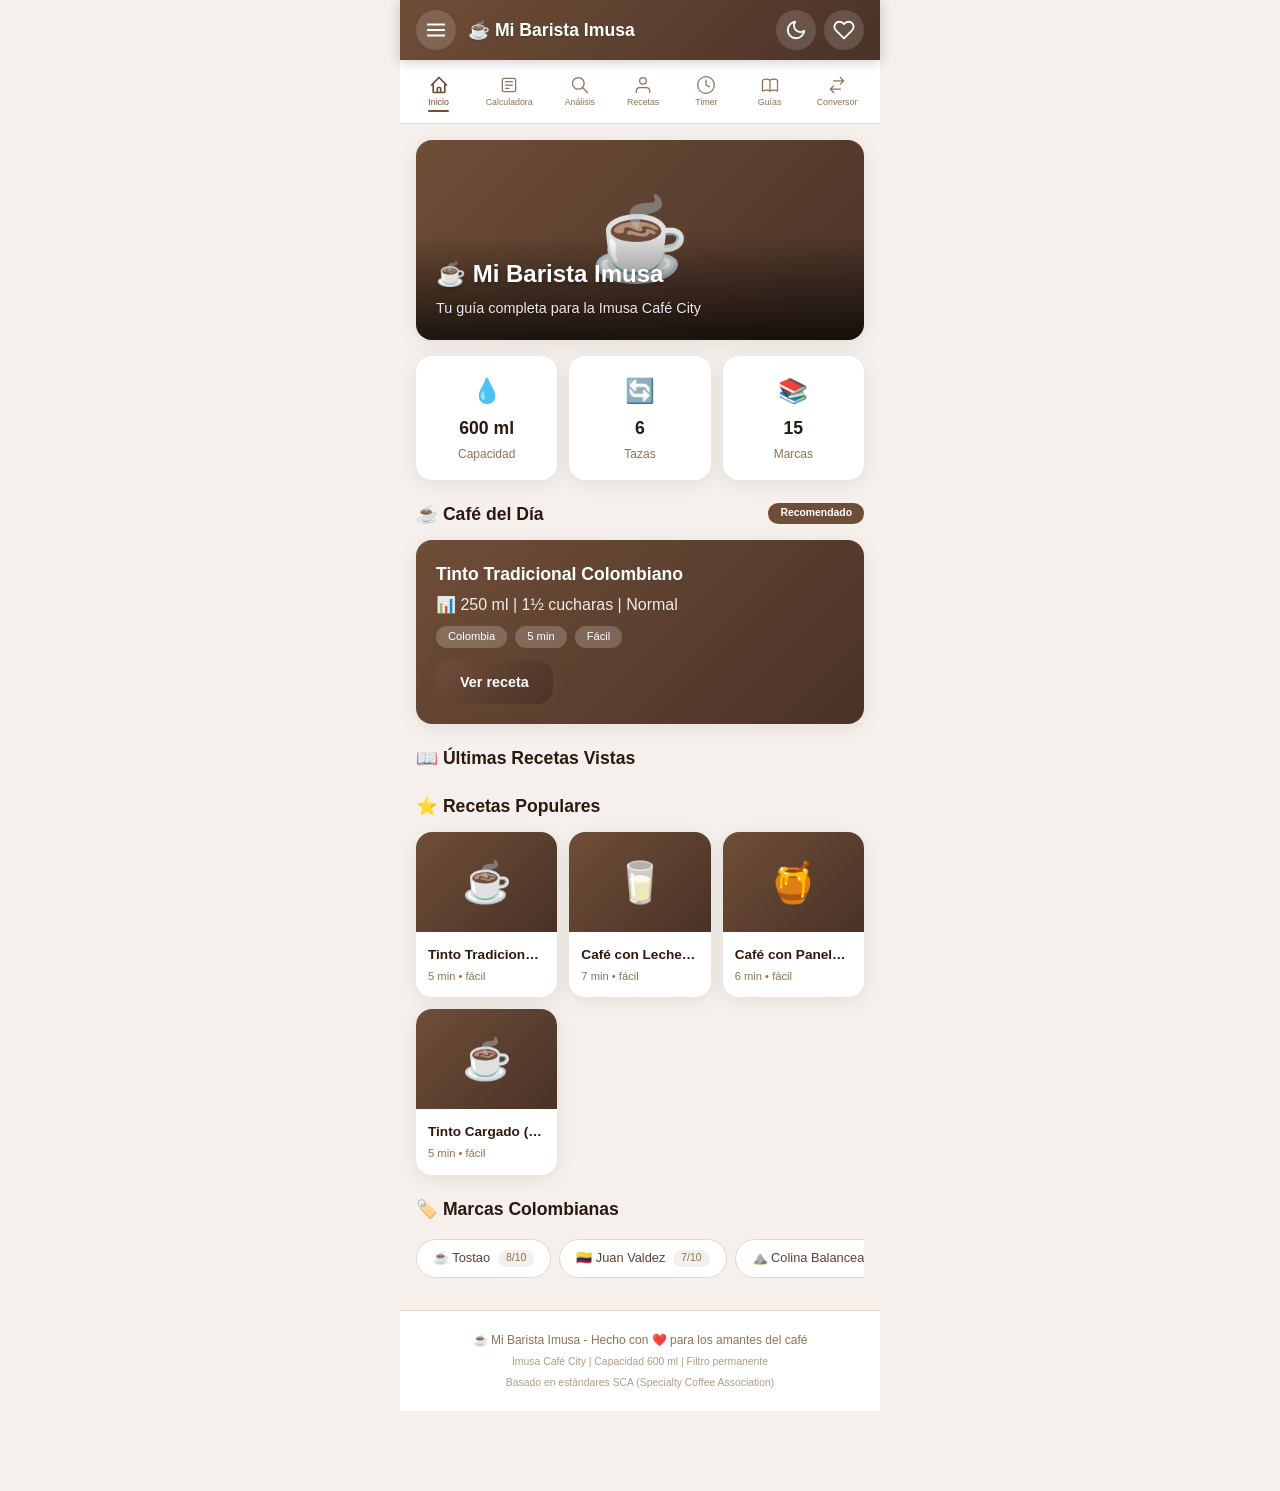
<file: index.html>
<!DOCTYPE html>
<html lang="es">
<head>
    <meta charset="UTF-8">
    <meta name="viewport" content="width=device-width, initial-scale=1.0, maximum-scale=1.0, user-scalable=yes">
    <title>☕ Mi Barista Imusa - Calculadora y Recetas</title>
    <meta name="description" content="La guía completa para tu cafetera Imusa Café City: calculadora inteligente, análisis de preparación, recetas y mucho más.">
    <meta name="keywords" content="café, imusa, café city, recetas, calculadora, barista, colombiano">
    <meta name="author" content="Mi Barista Imusa">
    <meta name="robots" content="index, follow">

    <!-- Open Graph -->
    <meta property="og:title" content="☕ Mi Barista Imusa">
    <meta property="og:description" content="La guía completa para tu cafetera Imusa Café City">
    <meta property="og:type" content="website">
    <meta property="og:url" content="https://tugithub.io/mi-barista-imusa">
    <meta property="og:image" content="https://tugithub.io/mi-barista-imusa/assets/img/og-image.jpg">
    <meta property="og:site_name" content="Mi Barista Imusa">

    <!-- Twitter Cards -->
    <meta name="twitter:card" content="summary_large_image">
    <meta name="twitter:title" content="☕ Mi Barista Imusa">
    <meta name="twitter:description" content="La guía completa para tu cafetera Imusa Café City">
    <meta name="twitter:image" content="https://tugithub.io/mi-barista-imusa/assets/img/og-image.jpg">

    <!-- PWA -->
    <link rel="manifest" href="manifest.json">
    <meta name="theme-color" content="#6F4E37">
    <meta name="apple-mobile-web-app-capable" content="yes">
    <meta name="apple-mobile-web-app-status-bar-style" content="black-translucent">
    <link rel="apple-touch-icon" href="assets/icons/icon-192.png">

    <!-- CSS -->
    <link rel="stylesheet" href="css/style.css">
</head>
<body>
    <div id="app" role="application" aria-label="Mi Barista Imusa">

        <!-- HEADER -->
        <header role="banner" class="app-header">
            <div class="header-content">
                <div class="header-left">
                    <button id="menuToggle" class="icon-btn" aria-label="Abrir menú" aria-expanded="false">
                        <svg width="24" height="24" viewBox="0 0 24 24" fill="none" stroke="currentColor" stroke-width="2" stroke-linecap="round">
                            <line x1="3" y1="6" x2="21" y2="6"></line>
                            <line x1="3" y1="12" x2="21" y2="12"></line>
                            <line x1="3" y1="18" x2="21" y2="18"></line>
                        </svg>
                    </button>
                    <span class="app-title">☕ Mi Barista Imusa</span>
                </div>
                <div class="header-right">
                    <button id="themeToggle" class="icon-btn" aria-label="Cambiar tema">
                        <svg width="24" height="24" viewBox="0 0 24 24" fill="none" stroke="currentColor" stroke-width="2" stroke-linecap="round" stroke-linejoin="round">
                            <path d="M21 12.79A9 9 0 1 1 11.21 3 7 7 0 0 0 21 12.79z"></path>
                        </svg>
                    </button>
                    <button id="favoritesBtn" class="icon-btn" aria-label="Favoritos">
                        <svg width="24" height="24" viewBox="0 0 24 24" fill="none" stroke="currentColor" stroke-width="2" stroke-linecap="round" stroke-linejoin="round">
                            <path d="M20.84 4.61a5.5 5.5 0 0 0-7.78 0L12 5.67l-1.06-1.06a5.5 5.5 0 0 0-7.78 7.78l1.06 1.06L12 21.23l7.78-7.78 1.06-1.06a5.5 5.5 0 0 0 0-7.78z"></path>
                        </svg>
                    </button>
                </div>
            </div>
        </header>

        <!-- NAVEGACIÓN -->
        <nav class="main-nav" role="navigation" aria-label="Navegación principal">
            <div class="nav-scroll">
                <button class="nav-item active" data-section="home">
                    <svg width="20" height="20" viewBox="0 0 24 24" fill="none" stroke="currentColor" stroke-width="2" stroke-linecap="round" stroke-linejoin="round">
                        <path d="M3 12l2-2m0 0l7-7 7 7M5 10v10a1 1 0 001 1h3m10-11l2 2m-2-2v10a1 1 0 01-1 1h-3m-6 0a1 1 0 001-1v-4a1 1 0 011-1h2a1 1 0 011 1v4a1 1 0 001 1m-6 0h6"></path>
                    </svg>
                    <span>Inicio</span>
                </button>
                <button class="nav-item" data-section="calculator">
                    <svg width="20" height="20" viewBox="0 0 24 24" fill="none" stroke="currentColor" stroke-width="2" stroke-linecap="round" stroke-linejoin="round">
                        <rect x="4" y="4" width="16" height="16" rx="2"></rect>
                        <line x1="8" y1="8" x2="16" y2="8"></line>
                        <line x1="8" y1="12" x2="16" y2="12"></line>
                        <line x1="8" y1="16" x2="12" y2="16"></line>
                    </svg>
                    <span>Calculadora</span>
                </button>
                <button class="nav-item" data-section="analysis">
                    <svg width="20" height="20" viewBox="0 0 24 24" fill="none" stroke="currentColor" stroke-width="2" stroke-linecap="round" stroke-linejoin="round">
                        <path d="M21 21l-6-6m2-5a7 7 0 11-14 0 7 7 0 0114 0z"></path>
                    </svg>
                    <span>Análisis</span>
                </button>
                <button class="nav-item" data-section="recipes">
                    <svg width="20" height="20" viewBox="0 0 24 24" fill="none" stroke="currentColor" stroke-width="2" stroke-linecap="round" stroke-linejoin="round">
                        <path d="M20 21v-2a4 4 0 0 0-4-4H8a4 4 0 0 0-4 4v2"></path>
                        <circle cx="12" cy="7" r="4"></circle>
                    </svg>
                    <span>Recetas</span>
                </button>
                <button class="nav-item" data-section="timer">
                    <svg width="20" height="20" viewBox="0 0 24 24" fill="none" stroke="currentColor" stroke-width="2" stroke-linecap="round" stroke-linejoin="round">
                        <circle cx="12" cy="12" r="10"></circle>
                        <polyline points="12 6 12 12 16 14"></polyline>
                    </svg>
                    <span>Timer</span>
                </button>
                <button class="nav-item" data-section="guides">
                    <svg width="20" height="20" viewBox="0 0 24 24" fill="none" stroke="currentColor" stroke-width="2" stroke-linecap="round" stroke-linejoin="round">
                        <path d="M12 6.253v13m0-13C10.832 5.477 9.246 5 7.5 5S4.168 5.477 3 6.253v13C4.168 18.477 5.754 18 7.5 18s3.332.477 4.5 1.253m0-13C13.168 5.477 14.754 5 16.5 5c1.747 0 3.332.477 4.5 1.253v13C19.832 18.477 18.247 18 16.5 18c-1.746 0-3.332.477-4.5 1.253"></path>
                    </svg>
                    <span>Guías</span>
                </button>
                <button class="nav-item" data-section="converter">
                    <svg width="20" height="20" viewBox="0 0 24 24" fill="none" stroke="currentColor" stroke-width="2" stroke-linecap="round" stroke-linejoin="round">
                        <path d="M8 7h12m0 0l-4-4m4 4l-4 4m0 6H4m0 0l4 4m-4-4l4-4"></path>
                    </svg>
                    <span>Conversor</span>
                </button>
            </div>
        </nav>

        <!-- MAIN CONTENT -->
        <main class="main-content" role="main">

            <!-- ========== HOME ========== -->
            <section id="home" class="section active" role="tabpanel" aria-label="Inicio">
                <div class="home-container">
                    <div class="hero-card">
                        <div class="hero-image">
                            <div style="width:100%;height:100%;display:flex;align-items:center;justify-content:center;font-size:80px;background:linear-gradient(135deg,#6F4E37,#4A3228);">☕</div>
                            <div class="hero-overlay">
                                <h1>☕ Mi Barista Imusa</h1>
                                <p>Tu guía completa para la Imusa Café City</p>
                            </div>
                        </div>
                    </div>

                    <div class="quick-stats">
                        <div class="stat-card"><span class="stat-icon">💧</span><span class="stat-value">600 ml</span><span class="stat-label">Capacidad</span></div>
                        <div class="stat-card"><span class="stat-icon">🔄</span><span class="stat-value">6</span><span class="stat-label">Tazas</span></div>
                        <div class="stat-card"><span class="stat-icon">📚</span><span class="stat-value">15</span><span class="stat-label">Marcas</span></div>
                    </div>

                    <div class="section-header"><h2>☕ Café del Día</h2><span class="badge">Recomendado</span></div>
                    <div class="coffee-day-card">
                        <div class="coffee-day-content">
                            <h3>Tinto Tradicional Colombiano</h3>
                            <p>📊 250 ml | 1½ cucharas | Normal</p>
                            <div class="coffee-day-tags">
                                <span class="tag">Colombia</span>
                                <span class="tag">5 min</span>
                                <span class="tag">Fácil</span>
                            </div>
                            <button class="btn-primary" onclick="window.navigateTo('recipes')">Ver receta</button>
                        </div>
                    </div>

                    <div class="section-header"><h2>📖 Últimas Recetas Vistas</h2></div>
                    <div class="recipe-list" id="recentRecipes"></div>

                    <div class="section-header"><h2>⭐ Recetas Populares</h2></div>
                    <div class="recipe-grid" id="popularRecipes"></div>

                    <div class="section-header"><h2>🏷️ Marcas Colombianas</h2></div>
                    <div class="brands-scroll" id="brandsList"></div>
                </div>
            </section>

            <!-- ========== CALCULADORA ========== -->
            <section id="calculator" class="section" role="tabpanel" aria-label="Calculadora">
                <div class="calculator-container">
                    <h2>🧮 Calculadora Inteligente</h2>
                    <p class="section-description">Basada en estándares SCA. Relación: 60g café / 1L agua (1:16.67)</p>

                    <div class="form-group">
                        <label for="mainBrand">☕ Marca de café</label>
                        <select id="mainBrand">
                            <option value="tostao">Tostao</option>
                            <option value="juan-valdez">Juan Valdez</option>
                            <option value="colina-balanceado">Colina Balanceado</option>
                            <option value="sello-rojo">Sello Rojo</option>
                            <option value="buendia-instant">Buendía Instantáneo</option>
                            <option value="nescafe">Nescafé</option>
                            <option value="colcafe">Colcafé</option>
                            <option value="aguila-roja">Águila Roja</option>
                            <option value="oma">Oma</option>
                            <option value="matiz">Matiz</option>
                            <option value="san-alberto">San Alberto</option>
                            <option value="devocion">Devoción</option>
                            <option value="amor-perfecto">Amor Perfecto</option>
                            <option value="cafe-quindio">Café Quindío</option>
                            <option value="cafe-narino">Café Nariño</option>
                        </select>
                        <span id="brandDisplay" style="font-size:0.8rem;color:var(--text-muted);display:block;margin-top:4px;">☕ Tostao</span>
                    </div>

                    <div class="form-group">
                        <label for="waterAmount">💧 Cantidad de agua (ml)</label>
                        <div class="water-presets" id="waterPresets">
                            <button class="preset-btn" data-value="100">100</button>
                            <button class="preset-btn" data-value="150">150</button>
                            <button class="preset-btn" data-value="180">180</button>
                            <button class="preset-btn" data-value="200">200</button>
                            <button class="preset-btn active" data-value="250">250</button>
                            <button class="preset-btn" data-value="300">300</button>
                            <button class="preset-btn" data-value="350">350</button>
                            <button class="preset-btn" data-value="380">380</button>
                            <button class="preset-btn" data-value="400">400</button>
                            <button class="preset-btn" data-value="450">450</button>
                            <button class="preset-btn" data-value="500">500</button>
                            <button class="preset-btn" data-value="550">550</button>
                            <button class="preset-btn" data-value="600">600</button>
                        </div>
                        <input type="range" id="waterSlider" min="100" max="600" value="250" step="10">
                        <div class="range-labels">
                            <span>100 ml</span>
                            <span id="waterDisplay">250 ml</span>
                            <span>600 ml</span>
                        </div>
                    </div>

                    <div class="form-group">
                        <label>☕ Intensidad</label>
                        <div class="strength-selector">
                            <button class="strength-btn" data-value="suave">Suave</button>
                            <button class="strength-btn active" data-value="normal">Normal</button>
                            <button class="strength-btn" data-value="fuerte">Fuerte</button>
                        </div>
                        <div id="strengthDescription" class="strength-description">Balanceada. Recomendación general para cafeteras de goteo.</div>
                    </div>

                    <div id="dynamicTip" class="dynamic-tip">💡 Volumen ideal para una taza grande. Buen equilibrio de sabor.</div>

                    <div class="calculator-results">
                        <div class="result-card"><span class="result-label">☕ Café</span><span class="result-value" id="coffeeSpoons">1½ cucharas</span><span class="result-sub" id="coffeeGrams">(10.5g aprox.)</span></div>
                        <div class="result-card"><span class="result-label">⚡ Cafeína</span><span class="result-value" id="caffeineAmount">~84 mg</span><span class="result-sub">Estimado</span></div>
                        <div class="result-card"><span class="result-label">🍯 Azúcar</span><span class="result-value" id="sugarAmount">1.25 cucharaditas</span><span class="result-sub">Recomendado</span></div>
                        <div class="result-card"><span class="result-label">⏱️ Tiempo</span><span class="result-value" id="brewTime">~4 min</span><span class="result-sub">Extracción</span></div>
                    </div>

                    <div class="custom-calculator">
                        <h3>📝 Calculadora Personalizada</h3>
                        <p class="section-description">Ingresa cualquier cantidad de agua (100-600 ml)</p>
                        <div class="custom-input-group">
                            <input type="number" id="customWater" placeholder="Ingresa ml (100-600)" min="100" max="600">
                            <button id="calculateCustom" class="btn-primary">Calcular</button>
                        </div>
                        <div id="customResult" class="custom-result"><p>Esperando entrada...</p></div>
                    </div>

                    <div class="instant-calculator">
                        <h3>☕ Café Instantáneo</h3>
                        <p class="section-description">Selecciona tu marca favorita</p>
                        <div class="form-group">
                            <label for="instantBrand">Marca</label>
                            <select id="instantBrand">
                                <option value="nescafe">Nescafé</option>
                                <option value="juan-valdez">Juan Valdez</option>
                                <option value="colcafe">Colcafé</option>
                                <option value="buendia-instant">Buendía</option>
                                <option value="aguila-roja">Águila Roja</option>
                                <option value="sello-rojo">Sello Rojo</option>
                            </select>
                        </div>
                        <div class="form-group">
                            <label for="instantWater">💧 Agua (ml)</label>
                            <input type="range" id="instantWater" min="100" max="600" value="200" step="10">
                            <span id="instantWaterDisplay">200 ml</span>
                        </div>
                        <div class="form-group">
                            <label>☕ Intensidad</label>
                            <div class="strength-selector instant-strength">
                                <button class="strength-btn" data-value="suave">Suave</button>
                                <button class="strength-btn active" data-value="normal">Normal</button>
                                <button class="strength-btn" data-value="fuerte">Fuerte</button>
                            </div>
                        </div>
                        <div class="result-card">
                            <span class="result-label">🥄 Café instantáneo</span>
                            <span class="result-value" id="instantResult">2.5 cucharaditas</span>
                            <span class="result-sub" id="instantSub">Nescafé - Normal</span>
                        </div>
                    </div>
                </div>
            </section>

            <!-- ========== ANÁLISIS CON BÁSCULA (MEJORADO - ACUMULADOR) ========== -->
            <section id="analysis" class="section" role="tabpanel" aria-label="Análisis">
                <div class="analysis-container">
                    <h2>⚖️ Análisis con Báscula</h2>
                    <p class="section-description">Pesa cada cucharada de café (café + cuchara) y presiona "Añadir cuchara". La app resta el peso de la cuchara y va sumando el café real acumulado.</p>

                    <div class="form-group">
                        <label for="scaleBrand">☕ Marca de café</label>
                        <select id="scaleBrand">
                            <option value="tostao">Tostao</option>
                            <option value="juan-valdez">Juan Valdez</option>
                            <option value="colina-balanceado">Colina Balanceado</option>
                            <option value="sello-rojo">Sello Rojo</option>
                            <option value="buendia-instant">Buendía Instantáneo</option>
                            <option value="nescafe">Nescafé</option>
                            <option value="colcafe">Colcafé</option>
                            <option value="aguila-roja">Águila Roja</option>
                            <option value="oma">Oma</option>
                            <option value="matiz">Matiz</option>
                            <option value="san-alberto">San Alberto</option>
                            <option value="devocion">Devoción</option>
                            <option value="amor-perfecto">Amor Perfecto</option>
                            <option value="cafe-quindio">Café Quindío</option>
                            <option value="cafe-narino">Café Nariño</option>
                        </select>
                    </div>

                    <!-- Selector de Intensidad -->
                    <div class="form-group">
                        <label>☕ Intensidad deseada</label>
                        <div class="strength-selector" id="scaleStrengthSelector">
                            <button class="strength-btn" data-value="suave">☕ Suave</button>
                            <button class="strength-btn active" data-value="normal">☕ Normal</button>
                            <button class="strength-btn" data-value="fuerte">☕ Fuerte</button>
                        </div>
                        <div id="scaleStrengthDesc" class="strength-description">
                            Balanceada. Recomendación general para cafeteras de goteo.
                        </div>
                    </div>

                    <!-- Peso con botones de cuchara (ACUMULADOR) -->
                    <div class="form-group">
                        <label for="totalWeight">⚖️ Peso de la cucharada (café + cuchara)</label>
                        <div class="scale-input-group">
                            <div class="input-wrapper">
                                <input type="number" id="totalWeight" placeholder="Ej: 12" min="0" step="0.5" value="0">
                                <span class="input-hint">La cuchara IMUSA pesa 7g. Pesa una cucharada y presiona "Añadir cuchara".</span>
                            </div>
                            <div class="spoon-buttons">
                                <button class="spoon-btn" data-action="add">➕ Añadir cuchara</button>
                                <button class="spoon-btn" data-action="remove">➖ Quitar última</button>
                                <button class="spoon-btn" data-action="reset">🔄 Reiniciar</button>
                            </div>
                        </div>

                        <!-- Acumulado -->
                        <div class="accumulated-box" id="accumulatedBox">
                            <span>☕ Café acumulado:</span>
                            <strong><span id="accumulatedGrams">0</span>g</strong>
                            <span class="accumulated-sub">(<span id="accumulatedSpoons">0</span> cucharas · <span id="accumulatedCount">0</span> pesada(s))</span>
                        </div>
                    </div>

                    <!-- Agua ajustable -->
                    <div class="form-group" style="margin-top:12px;">
                        <label for="scaleWater">💧 Agua (ml)</label>
                        <input type="range" id="scaleWater" min="100" max="600" value="250" step="10">
                        <span id="scaleWaterDisplay">250 ml</span>
                    </div>

                    <!-- Botón Analizar -->
                    <button id="analyzeScale" class="btn-primary" style="width:100%;">📊 Analizar</button>

                    <!-- Resultado -->
                    <div id="scaleResult"></div>

                    <!-- Consejo de la cuchara -->
                    <div class="spoon-tip" style="margin-top:16px;">
                        <div class="tip-content">
                            <span class="tip-icon">🥄</span>
                            <div>
                                <strong>1 cuchara dosificadora IMUSA = 7 gramos</strong>
                                <p class="tip-text">La cuchara provista con tu cafetera Imusa tiene una capacidad de 7g de café molido de granulometría media.</p>
                            </div>
                        </div>
                    </div>
                </div>
            </section>

            <!-- ========== RECETAS ========== -->
            <section id="recipes" class="section" role="tabpanel" aria-label="Recetas">
                <div class="recipes-container">
                    <div class="recipes-header">
                        <h2>📖 Recetario</h2>
                        <div class="search-box">
                            <input type="text" id="recipeSearch" placeholder="🔍 Buscar recetas..." aria-label="Buscar recetas">
                        </div>
                    </div>

                    <div class="filter-section">
                        <div class="filter-scroll">
                            <button class="filter-btn active" data-filter="all">Todas</button>
                            <button class="filter-btn" data-filter="colombian">🇨🇴 Colombiano</button>
                            <button class="filter-btn" data-filter="latte">🥛 Lattes</button>
                            <button class="filter-btn" data-filter="mocha">🍫 Mochas</button>
                            <button class="filter-btn" data-filter="frappe">🧊 Frías</button>
                            <button class="filter-btn" data-filter="internacional">🌍 Internacional</button>
                        </div>
                    </div>

                    <div class="recipe-grid" id="recipeGrid"></div>

                    <div id="recipeModal" class="modal" role="dialog" aria-label="Detalles de la receta">
                        <div class="modal-content">
                            <button class="modal-close" aria-label="Cerrar">&times;</button>
                            <div id="recipeDetail"></div>
                        </div>
                    </div>
                </div>
            </section>

            <!-- ========== TIMER ========== -->
            <section id="timer" class="section" role="tabpanel" aria-label="Temporizador">
                <div class="timer-container">
                    <h2>⏱️ Temporizador</h2>
                    <p class="section-description">Controla el tiempo de preparación de tu café</p>
                    <div class="timer-display">
                        <span id="timerMinutes">00</span><span>:</span><span id="timerSeconds">00</span>
                    </div>
                    <div class="timer-presets">
                        <button class="timer-preset active" data-seconds="180">3 min</button>
                        <button class="timer-preset" data-seconds="240">4 min</button>
                        <button class="timer-preset" data-seconds="300">5 min</button>
                    </div>
                    <div class="timer-controls">
                        <button id="timerStart" class="btn-primary">▶ Iniciar</button>
                        <button id="timerPause" class="btn-secondary">⏸ Pausar</button>
                        <button id="timerReset" class="btn-secondary">⏹ Reiniciar</button>
                    </div>
                    <p class="timer-tip">💡 Tiempo recomendado para cafeteras de goteo: 3-5 minutos</p>
                </div>
            </section>

            <!-- ========== GUÍAS ========== -->
            <section id="guides" class="section" role="tabpanel" aria-label="Guías">
                <div class="guides-container">
                    <h2>📚 Guías y Consejos</h2>
                    <p class="section-description">Aprende a preparar el mejor café con tu Imusa Café City</p>
                    <div class="guides-grid" id="guidesGrid"></div>
                </div>
            </section>

            <!-- ========== CONVERSOR ========== -->
            <section id="converter" class="section" role="tabpanel" aria-label="Conversor">
                <div class="converter-container">
                    <h2>🔄 Conversor de Medidas</h2>
                    <p class="section-description">Convierte entre diferentes unidades de medida</p>
                    <div class="converter-form">
                        <div class="form-group">
                            <label for="converterValue">Valor</label>
                            <input type="number" id="converterValue" placeholder="Ingresa el número" step="any">
                        </div>
                        <div class="form-group">
                            <label for="converterFrom">De</label>
                            <select id="converterFrom">
                                <option value="ml">Mililitros (ml)</option>
                                <option value="g">Gramos (g)</option>
                                <option value="tbsp">Cucharadas</option>
                                <option value="tsp">Cucharaditas</option>
                                <option value="oz">Onzas (oz)</option>
                                <option value="cup">Tazas</option>
                            </select>
                        </div>
                        <div class="form-group">
                            <label for="converterTo">A</label>
                            <select id="converterTo">
                                <option value="ml">Mililitros (ml)</option>
                                <option value="g">Gramos (g)</option>
                                <option value="tbsp">Cucharadas</option>
                                <option value="tsp">Cucharaditas</option>
                                <option value="oz">Onzas (oz)</option>
                                <option value="cup">Tazas</option>
                            </select>
                        </div>
                        <button id="converterBtn" class="btn-primary">🔄 Convertir</button>
                        <div id="converterResult" class="converter-result"><p>💡 Ingresa un valor y selecciona las unidades</p></div>
                    </div>
                </div>
            </section>

        </main>

        <!-- FOOTER -->
        <footer class="app-footer" role="contentinfo">
            <p>☕ Mi Barista Imusa - Hecho con ❤️ para los amantes del café</p>
            <p class="footer-small">Imusa Café City | Capacidad 600 ml | Filtro permanente</p>
            <p class="footer-small">Basado en estándares SCA (Specialty Coffee Association)</p>
        </footer>
    </div>

    <script src="js/data.js"></script>
    <script src="js/app.js"></script>
</body>
</html>
</file>
<file: css/style.css>
/* ========================================
   ☕ MI BARISTA IMUSA - ESTILOS COMPLETOS
   ======================================== */

:root {
    --bg-primary: #f5f0eb;
    --bg-secondary: #ffffff;
    --bg-card: #ffffff;
    --bg-input: #f5f0eb;
    --text-primary: #2c1810;
    --text-secondary: #5c4033;
    --text-muted: #8b7355;
    --border-color: #e8d5c4;
    --shadow: 0 4px 20px rgba(44, 24, 16, 0.08);
    --shadow-hover: 0 8px 32px rgba(44, 24, 16, 0.15);
    --accent-color: #6F4E37;
    --accent-light: #8B6B4F;
    --accent-dark: #4A3228;
    --success-color: #2d7d46;
    --danger-color: #b33c3c;
    --warning-color: #c49a3b;
    --gradient-primary: linear-gradient(135deg, #6F4E37, #4A3228);
    --radius: 16px;
    --radius-sm: 8px;
    --transition: all 0.3s cubic-bezier(0.4, 0, 0.2, 1);
    --header-height: 60px;
    --nav-height: 64px;
    --max-width: 480px;
}

[data-theme="dark"] {
    --bg-primary: #1a110e;
    --bg-secondary: #2c1f1a;
    --bg-card: #2c1f1a;
    --bg-input: #1a110e;
    --text-primary: #f0e6de;
    --text-secondary: #d4c5b8;
    --text-muted: #a08878;
    --border-color: #4a382e;
    --shadow: 0 4px 20px rgba(0, 0, 0, 0.3);
    --shadow-hover: 0 8px 32px rgba(0, 0, 0, 0.4);
    --accent-color: #8B6B4F;
    --accent-light: #A0806A;
    --accent-dark: #6F4E37;
}

* { margin: 0; padding: 0; box-sizing: border-box; -webkit-tap-highlight-color: transparent; }
html { font-size: 16px; scroll-behavior: smooth; }
body {
    font-family: -apple-system, BlinkMacSystemFont, 'Segoe UI', Roboto, sans-serif;
    background-color: var(--bg-primary);
    color: var(--text-primary);
    line-height: 1.6;
    transition: background-color 0.3s ease;
    overflow-x: hidden;
    min-height: 100vh;
}

#app {
    max-width: var(--max-width);
    margin: 0 auto;
    min-height: 100vh;
    background-color: var(--bg-primary);
    padding-bottom: calc(80px + env(safe-area-inset-bottom));
    transition: background-color 0.3s ease;
}

/* HEADER */
.app-header {
    background: var(--gradient-primary);
    padding: 12px 16px;
    position: sticky;
    top: 0;
    z-index: 1000;
    box-shadow: 0 2px 12px rgba(0,0,0,0.2);
    height: var(--header-height);
    display: flex;
    align-items: center;
}
.header-content {
    display: flex;
    justify-content: space-between;
    align-items: center;
    width: 100%;
    max-width: var(--max-width);
    margin: 0 auto;
}
.header-left { display: flex; align-items: center; gap: 12px; flex: 1; min-width: 0; }
.app-title { color: #fff; font-weight: 700; font-size: 1.1rem; text-shadow: 0 1px 2px rgba(0,0,0,0.2); white-space: nowrap; overflow: hidden; text-overflow: ellipsis; }
.header-right { display: flex; gap: 8px; flex-shrink: 0; }
.icon-btn {
    background: rgba(255,255,255,0.15);
    border: none;
    color: #fff;
    width: 40px;
    height: 40px;
    border-radius: 50%;
    display: flex;
    align-items: center;
    justify-content: center;
    cursor: pointer;
    transition: var(--transition);
    backdrop-filter: blur(4px);
}
.icon-btn:hover { background: rgba(255,255,255,0.25); transform: scale(1.05); }
.icon-btn:active { transform: scale(0.95); }
.icon-btn svg { width: 22px; height: 22px; stroke: currentColor; stroke-width: 2; fill: none; }

/* NAV */
.main-nav {
    background: var(--bg-secondary);
    border-bottom: 1px solid var(--border-color);
    position: sticky;
    top: var(--header-height);
    z-index: 999;
    overflow-x: auto;
    -webkit-overflow-scrolling: touch;
    height: var(--nav-height);
    display: flex;
    align-items: center;
    transition: background-color 0.3s ease;
}
.nav-scroll {
    display: flex;
    padding: 4px 8px;
    gap: 2px;
    min-width: min-content;
    width: 100%;
    justify-content: space-around;
}
.nav-item {
    display: flex;
    flex-direction: column;
    align-items: center;
    justify-content: center;
    padding: 6px 10px;
    background: none;
    border: none;
    color: var(--text-muted);
    font-size: 0.6rem;
    font-weight: 500;
    cursor: pointer;
    transition: var(--transition);
    border-radius: var(--radius-sm);
    white-space: nowrap;
    gap: 2px;
    min-width: 52px;
    flex-shrink: 0;
    position: relative;
}
.nav-item svg { width: 20px; height: 20px; stroke-width: 1.5; }
.nav-item span { font-size: 0.55rem; line-height: 1.2; }
.nav-item:hover { color: var(--text-secondary); background: rgba(111,78,55,0.05); }
.nav-item.active { color: var(--accent-color); }
.nav-item.active svg { stroke: var(--accent-color); stroke-width: 2; }
.nav-item.active::after {
    content: '';
    position: absolute;
    bottom: 2px;
    left: 30%;
    right: 30%;
    height: 2px;
    background: var(--accent-color);
    border-radius: 2px;
}

/* SECTIONS */
.section { display: none; padding: 16px; animation: fadeIn 0.4s ease; }
.section.active { display: block; }
@keyframes fadeIn { from { opacity: 0; transform: translateY(12px); } to { opacity: 1; transform: translateY(0); } }

.section-header { display: flex; justify-content: space-between; align-items: center; margin: 20px 0 12px; }
.section-header h2 { font-size: 1.1rem; font-weight: 600; color: var(--text-primary); }
.section-description { color: var(--text-muted); font-size: 0.85rem; margin-bottom: 16px; line-height: 1.6; }
.badge { background: var(--accent-color); color: #fff; padding: 2px 12px; border-radius: 20px; font-size: 0.65rem; font-weight: 600; }

/* CARDS */
.section-container {
    background: var(--bg-card);
    border-radius: var(--radius);
    padding: 20px;
    margin: 16px 0;
    box-shadow: var(--shadow);
    transition: var(--transition);
}
.section-container:hover { box-shadow: var(--shadow-hover); }

/* HERO */
.hero-card { background: var(--bg-card); border-radius: var(--radius); overflow: hidden; box-shadow: var(--shadow); margin-bottom: 16px; }
.hero-image { position: relative; width: 100%; height: 200px; overflow: hidden; }
.hero-overlay { position: absolute; bottom: 0; left: 0; right: 0; padding: 20px; background: linear-gradient(transparent, rgba(0,0,0,0.7)); color: #fff; }
.hero-overlay h1 { font-size: 1.5rem; font-weight: 700; margin-bottom: 4px; text-shadow: 0 2px 4px rgba(0,0,0,0.3); }
.hero-overlay p { font-size: 0.9rem; opacity: 0.9; text-shadow: 0 1px 2px rgba(0,0,0,0.3); }

/* STATS */
.quick-stats { display: grid; grid-template-columns: repeat(3, 1fr); gap: 12px; margin-bottom: 20px; }
.stat-card { background: var(--bg-card); border-radius: var(--radius); padding: 16px; text-align: center; box-shadow: var(--shadow); transition: var(--transition); }
.stat-card:hover { transform: translateY(-2px); box-shadow: var(--shadow-hover); }
.stat-icon { font-size: 1.5rem; display: block; margin-bottom: 4px; }
.stat-value { display: block; font-size: 1.1rem; font-weight: 700; color: var(--text-primary); }
.stat-label { display: block; font-size: 0.75rem; color: var(--text-muted); margin-top: 2px; }

/* COFFEE OF DAY */
.coffee-day-card { background: var(--gradient-primary); border-radius: var(--radius); padding: 20px; color: #fff; margin-bottom: 16px; box-shadow: var(--shadow); }
.coffee-day-content h3 { font-size: 1.1rem; font-weight: 600; margin-bottom: 4px; }
.coffee-day-content p { opacity: 0.9; margin-bottom: 8px; }
.coffee-day-tags { display: flex; gap: 8px; flex-wrap: wrap; margin-bottom: 12px; }
.coffee-day-tags .tag { background: rgba(255,255,255,0.2); padding: 2px 12px; border-radius: 20px; font-size: 0.7rem; font-weight: 500; }

/* BRANDS */
.brands-scroll { display: flex; gap: 8px; overflow-x: auto; padding: 4px 0 8px; -webkit-overflow-scrolling: touch; }
.brand-chip { background: var(--bg-secondary); border: 1px solid var(--border-color); border-radius: 24px; padding: 8px 16px; display: flex; align-items: center; gap: 8px; cursor: pointer; transition: var(--transition); flex-shrink: 0; font-size: 0.8rem; color: var(--text-secondary); white-space: nowrap; }
.brand-chip:hover { border-color: var(--accent-color); background: rgba(111,78,55,0.05); }
.brand-chip .brand-name { font-weight: 500; }
.brand-chip .brand-intensity { font-size: 0.65rem; color: var(--text-muted); background: var(--bg-primary); padding: 0 8px; border-radius: 12px; }

/* RECIPES */
.recipe-grid { display: grid; grid-template-columns: repeat(auto-fill, minmax(140px, 1fr)); gap: 12px; margin-bottom: 16px; }
.recipe-card { background: var(--bg-card); border-radius: var(--radius); overflow: hidden; box-shadow: var(--shadow); cursor: pointer; transition: var(--transition); position: relative; }
.recipe-card:hover { transform: translateY(-4px); box-shadow: var(--shadow-hover); }
.recipe-card-image { width: 100%; height: 100px; background: var(--gradient-primary); display: flex; align-items: center; justify-content: center; font-size: 2.5rem; }
.recipe-card-content { padding: 12px; }
.recipe-card-content h4 { font-size: 0.85rem; font-weight: 600; margin-bottom: 2px; overflow: hidden; text-overflow: ellipsis; white-space: nowrap; }
.recipe-card-content p { font-size: 0.7rem; color: var(--text-muted); }
.favorite-btn {
    position: absolute; top: 8px; right: 8px; background: rgba(0,0,0,0.4); border: none; border-radius: 50%;
    width: 30px; height: 30px; color: #fff; cursor: pointer; transition: var(--transition); backdrop-filter: blur(4px);
    font-size: 0.9rem; display: flex; align-items: center; justify-content: center;
}
.favorite-btn:hover { transform: scale(1.1); }
.favorite-btn.active { color: #ff4757; background: rgba(255,71,87,0.2); }

/* FORM */
.form-group { margin-bottom: 20px; }
.form-group label { display: block; font-weight: 500; margin-bottom: 8px; color: var(--text-secondary); font-size: 0.9rem; }
.form-group select {
    width: 100%; padding: 10px 14px; border: 2px solid var(--border-color); border-radius: var(--radius-sm);
    background: var(--bg-secondary); color: var(--text-primary); font-size: 0.95rem; transition: var(--transition);
    appearance: none;
    background-image: url("data:image/svg+xml,%3Csvg xmlns='http://www.w3.org/2000/svg' width='12' height='8' viewBox='0 0 12 8'%3E%3Cpath d='M1 1l5 5 5-5' stroke='%238b7355' stroke-width='1.5' fill='none' stroke-linecap='round'/%3E%3C/svg%3E");
    background-repeat: no-repeat; background-position: right 14px center; padding-right: 40px;
}
.form-group select:focus { outline: none; border-color: var(--accent-color); }

/* WATER PRESETS */
.water-presets { display: flex; flex-wrap: wrap; gap: 6px; margin-bottom: 12px; }
.preset-btn {
    padding: 6px 12px; background: var(--bg-secondary); border: 1px solid var(--border-color);
    border-radius: var(--radius-sm); font-size: 0.75rem; cursor: pointer; transition: var(--transition);
    color: var(--text-secondary); font-weight: 500;
}
.preset-btn:hover { border-color: var(--accent-light); background: rgba(111,78,55,0.05); }
.preset-btn.active { background: var(--accent-color); color: #fff; border-color: var(--accent-color); }

/* RANGE */
input[type="range"] { width: 100%; height: 6px; -webkit-appearance: none; appearance: none; background: var(--border-color); border-radius: 3px; outline: none; margin: 8px 0; }
input[type="range"]::-webkit-slider-thumb { -webkit-appearance: none; appearance: none; width: 20px; height: 20px; border-radius: 50%; background: var(--accent-color); cursor: pointer; border: 2px solid var(--bg-primary); box-shadow: 0 2px 8px rgba(111,78,55,0.3); }
input[type="range"]::-moz-range-thumb { width: 20px; height: 20px; border-radius: 50%; background: var(--accent-color); cursor: pointer; border: 2px solid var(--bg-primary); }
.range-labels { display: flex; justify-content: space-between; font-size: 0.7rem; color: var(--text-muted); margin-top: 4px; }
#waterDisplay, #scaleWaterDisplay, #instantWaterDisplay { font-weight: 600; color: var(--accent-color); }

/* STRENGTH */
.strength-selector { display: flex; gap: 8px; flex-wrap: wrap; }
.strength-btn {
    flex: 1; min-width: 80px; padding: 10px 12px; border: 2px solid var(--border-color);
    border-radius: var(--radius-sm); background: var(--bg-secondary); cursor: pointer; transition: var(--transition);
    font-weight: 500; color: var(--text-secondary); text-align: center; font-size: 0.85rem;
}
.strength-btn:hover { border-color: var(--accent-light); }
.strength-btn.active { background: var(--accent-color); color: #fff; border-color: var(--accent-color); }
.strength-description { font-size: 0.8rem; color: var(--text-muted); margin-top: 8px; padding: 8px 12px; background: var(--bg-input); border-radius: var(--radius-sm); border-left: 3px solid var(--accent-color); }

/* RESULTS */
.calculator-results { display: grid; grid-template-columns: repeat(2, 1fr); gap: 12px; margin: 16px 0; }
.result-card { background: var(--bg-card); border-radius: var(--radius); padding: 14px 16px; text-align: center; box-shadow: inset 0 2px 4px rgba(44,24,16,0.04); border: 1px solid var(--border-color); transition: var(--transition); }
.result-card:hover { transform: translateY(-2px); box-shadow: var(--shadow); }
.result-label { display: block; font-size: 0.65rem; color: var(--text-muted); font-weight: 500; text-transform: uppercase; letter-spacing: 0.5px; }
.result-value { display: block; font-size: 1.1rem; font-weight: 700; color: var(--text-primary); margin: 4px 0; }
.result-sub { display: block; font-size: 0.65rem; color: var(--text-muted); }

/* CUSTOM CALC */
.custom-calculator, .instant-calculator { background: var(--bg-card); border-radius: var(--radius); padding: 16px; margin-top: 16px; box-shadow: inset 0 2px 4px rgba(44,24,16,0.04); border: 1px solid var(--border-color); }
.custom-calculator h3, .instant-calculator h3 { font-size: 1rem; margin-bottom: 8px; }
.custom-input-group { display: flex; gap: 12px; flex-wrap: wrap; }
.custom-input-group input { flex: 1; min-width: 120px; padding: 10px 14px; border: 2px solid var(--border-color); border-radius: var(--radius-sm); background: var(--bg-secondary); color: var(--text-primary); font-size: 1rem; transition: var(--transition); }
.custom-input-group input:focus { outline: none; border-color: var(--accent-color); }
.custom-result { margin-top: 12px; padding: 12px 16px; background: var(--bg-input); border-radius: var(--radius-sm); text-align: center; color: var(--text-secondary); min-height: 50px; display: flex; align-items: center; justify-content: center; }

/* SCALE - INPUT GROUP */
.scale-input-group { display: flex; flex-wrap: wrap; gap: 12px; align-items: flex-end; }
.scale-input-group .input-wrapper { flex: 1; min-width: 180px; }
.scale-input-group label { display: block; font-weight: 500; font-size: 0.85rem; color: var(--text-secondary); margin-bottom: 4px; }
.scale-input-group input { width: 100%; padding: 10px 14px; border: 2px solid var(--border-color); border-radius: var(--radius-sm); background: var(--bg-secondary); color: var(--text-primary); font-size: 1rem; transition: var(--transition); }
.scale-input-group input:focus { outline: none; border-color: var(--accent-color); }
.scale-input-group .input-hint { display: block; font-size: 0.7rem; color: var(--text-muted); margin-top: 4px; }
#analyzeScale { margin-top: 8px; }

/* ACUMULADO DE CUCHARAS */
.accumulated-box {
    margin-top: 12px;
    padding: 10px 14px;
    background: var(--bg-input);
    border-radius: var(--radius-sm);
    border-left: 3px solid var(--success-color);
    font-size: 0.85rem;
    color: var(--text-secondary);
    display: flex;
    flex-wrap: wrap;
    align-items: center;
    gap: 6px;
}
.accumulated-box strong { color: var(--success-color); font-size: 1.05rem; }
.accumulated-sub { color: var(--text-muted); font-size: 0.75rem; width: 100%; }

/* SPOON BUTTONS */
.spoon-buttons {
    display: flex;
    flex-wrap: wrap;
    gap: 8px;
    margin-top: 8px;
}
.spoon-btn {
    padding: 8px 16px;
    border: 2px solid var(--border-color);
    border-radius: var(--radius-sm);
    background: var(--bg-secondary);
    color: var(--text-secondary);
    font-size: 0.8rem;
    font-weight: 500;
    cursor: pointer;
    transition: var(--transition);
    flex: 1;
    min-width: 80px;
    text-align: center;
}
.spoon-btn:hover {
    border-color: var(--accent-light);
    background: rgba(111,78,55,0.05);
}
.spoon-btn:active { transform: scale(0.97); }
.spoon-btn[data-action="add"] { border-color: var(--success-color); color: var(--success-color); }
.spoon-btn[data-action="add"]:hover { background: rgba(45,125,70,0.1); }
.spoon-btn[data-action="remove"] { border-color: var(--danger-color); color: var(--danger-color); }
.spoon-btn[data-action="remove"]:hover { background: rgba(179,60,60,0.1); }
.spoon-btn[data-action="reset"] { border-color: var(--warning-color); color: var(--warning-color); }
.spoon-btn[data-action="reset"]:hover { background: rgba(196,154,59,0.1); }

/* ANALYSIS RESULT */
.analysis-card { background: var(--bg-card); border-radius: var(--radius); padding: 20px; margin-top: 16px; border: 1px solid var(--border-color); animation: slideUp 0.4s ease; box-shadow: var(--shadow); }
@keyframes slideUp { from { opacity: 0; transform: translateY(20px); } to { opacity: 1; transform: translateY(0); } }
.analysis-status { font-size: 1.2rem; font-weight: 600; margin-bottom: 12px; padding: 8px 16px; border-radius: var(--radius-sm); background: var(--bg-input); border-left: 4px solid var(--accent-color); }
.analysis-status.success { border-left-color: var(--success-color); }
.analysis-status.warning { border-left-color: var(--warning-color); }
.analysis-info { display: grid; grid-template-columns: repeat(auto-fit, minmax(130px, 1fr)); gap: 8px; margin: 12px 0; }
.info-item { background: var(--bg-input); padding: 10px 12px; border-radius: var(--radius-sm); text-align: center; }
.info-label { display: block; font-size: 0.6rem; color: var(--text-muted); text-transform: uppercase; letter-spacing: 0.5px; }
.info-value { display: block; font-size: 0.95rem; font-weight: 600; color: var(--text-primary); margin-top: 2px; }

/* STRENGTH BAR */
.strength-bar-container { width: 100%; height: 8px; background: var(--border-color); border-radius: 4px; overflow: hidden; margin: 12px 0; }
.strength-fill { height: 100%; background: linear-gradient(90deg, #8B6B4F, #6F4E37, #4A3228); border-radius: 4px; transition: width 0.8s cubic-bezier(0.4,0,0.2,1); }
.strength-labels { display: flex; justify-content: space-between; font-size: 0.6rem; color: var(--text-muted); margin-bottom: 8px; }

.analysis-message { padding: 12px 16px; background: var(--bg-input); border-radius: var(--radius-sm); margin: 12px 0; border-left: 3px solid var(--accent-color); font-size: 0.9rem; line-height: 1.6; }
.analysis-compare { display: flex; align-items: center; justify-content: space-around; padding: 12px 0; gap: 8px; background: var(--bg-input); border-radius: var(--radius-sm); margin: 12px 0; flex-wrap: wrap; }
.compare-item { text-align: center; flex: 1; padding: 8px; min-width: 80px; }
.compare-label { display: block; font-size: 0.6rem; color: var(--text-muted); text-transform: uppercase; letter-spacing: 0.5px; }
.compare-value { display: block; font-size: 1.1rem; font-weight: 700; color: var(--text-primary); }
.compare-sub { display: block; font-size: 0.7rem; color: var(--text-muted); }
.compare-item.recommended .compare-value { color: var(--success-color); }
.compare-arrow { font-size: 1.2rem; color: var(--text-muted); padding: 0 4px; }
.analysis-diff { display: flex; justify-content: center; gap: 16px; padding: 8px 12px; background: var(--bg-input); border-radius: var(--radius-sm); font-size: 0.8rem; color: var(--text-secondary); margin-top: 8px; flex-wrap: wrap; }
.analysis-sugar { display: flex; justify-content: space-between; padding: 10px 16px; background: var(--bg-input); border-radius: var(--radius-sm); margin-top: 12px; font-size: 0.85rem; flex-wrap: wrap; }
.analysis-sugar span:last-child { font-weight: 600; color: var(--accent-color); }
.analysis-tip { margin-top: 12px; padding: 10px 14px; background: rgba(111,78,55,0.08); border-radius: var(--radius-sm); font-size: 0.8rem; color: var(--text-secondary); border: 1px dashed var(--border-color); }

/* ANALYSIS RESULT STRENGTH BADGE */
.analysis-result-strength {
    font-size: 1.4rem;
    font-weight: 700;
    text-align: center;
    padding: 12px;
    border-radius: var(--radius-sm);
    margin: 8px 0;
}
.analysis-result-strength.suave { background: #e8f5e9; color: #2e7d32; }
.analysis-result-strength.normal { background: #fff3e0; color: #e65100; }
.analysis-result-strength.fuerte { background: #fbe9e7; color: #bf360c; }
.analysis-result-strength.muy-suave { background: #e3f2fd; color: #0d47a1; }
.analysis-result-strength.muy-fuerte { background: #fce4ec; color: #880e4f; }
[data-theme="dark"] .analysis-result-strength.suave { background: #1b3a1b; color: #81c784; }
[data-theme="dark"] .analysis-result-strength.normal { background: #3e2a1a; color: #ffb74d; }
[data-theme="dark"] .analysis-result-strength.fuerte { background: #3e1a1a; color: #ef9a9a; }
[data-theme="dark"] .analysis-result-strength.muy-suave { background: #1a2a3e; color: #64b5f6; }
[data-theme="dark"] .analysis-result-strength.muy-fuerte { background: #3e1a2a; color: #f48fb1; }

/* ANALYSIS RECOMMENDATION BOX */
.analysis-recommendation-box {
    background: var(--bg-input);
    border-radius: var(--radius-sm);
    padding: 14px 16px;
    margin: 12px 0;
    border-left: 4px solid var(--accent-color);
}
.analysis-recommendation-box .title {
    font-weight: 600;
    font-size: 0.9rem;
    color: var(--text-secondary);
    display: block;
    margin-bottom: 4px;
}
.analysis-recommendation-box .value {
    font-size: 1.1rem;
    font-weight: 700;
    color: var(--text-primary);
}

/* DIFF BADGE */
.analysis-diff-badge {
    display: inline-block;
    padding: 4px 12px;
    border-radius: 20px;
    font-size: 0.75rem;
    font-weight: 600;
}
.analysis-diff-badge.positive { background: #e8f5e9; color: #2e7d32; }
.analysis-diff-badge.negative { background: #fbe9e7; color: #bf360c; }
.analysis-diff-badge.perfect { background: #fff3e0; color: #e65100; }
[data-theme="dark"] .analysis-diff-badge.positive { background: #1b3a1b; color: #81c784; }
[data-theme="dark"] .analysis-diff-badge.negative { background: #3e1a1a; color: #ef9a9a; }
[data-theme="dark"] .analysis-diff-badge.perfect { background: #3e2a1a; color: #ffb74d; }

/* SPOON TIP */
.spoon-tip { background: var(--bg-card); border-radius: var(--radius); padding: 16px 20px; border-left: 4px solid var(--accent-color); margin: 12px 0; box-shadow: var(--shadow); }
.tip-content { display: flex; gap: 12px; align-items: flex-start; }
.tip-icon { font-size: 1.5rem; line-height: 1; flex-shrink: 0; }
.tip-content strong { display: block; font-size: 0.95rem; color: var(--text-primary); }
.tip-text { font-size: 0.8rem; color: var(--text-muted); margin-top: 2px; }

/* DYNAMIC TIP */
.dynamic-tip { padding: 12px 16px; background: var(--bg-input); border-radius: var(--radius-sm); border-left: 3px solid var(--warning-color); font-size: 0.85rem; color: var(--text-secondary); margin: 12px 0; }

/* BUTTONS */
.btn-primary {
    padding: 10px 24px; background: var(--gradient-primary); color: #fff; border: none;
    border-radius: var(--radius); font-weight: 600; font-size: 0.9rem; cursor: pointer;
    transition: var(--transition); box-shadow: 0 4px 16px rgba(111,78,55,0.25);
    display: inline-flex; align-items: center; justify-content: center; gap: 8px; min-height: 44px;
}
.btn-primary:hover { transform: translateY(-2px); box-shadow: 0 6px 24px rgba(111,78,55,0.35); }
.btn-primary:active { transform: scale(0.98); }
.btn-primary:disabled { opacity: 0.6; cursor: not-allowed; transform: none; }

.btn-secondary {
    padding: 10px 20px; background: var(--bg-secondary); color: var(--text-secondary);
    border: 2px solid var(--border-color); border-radius: var(--radius); font-weight: 500;
    font-size: 0.85rem; cursor: pointer; transition: var(--transition);
    display: inline-flex; align-items: center; justify-content: center; gap: 8px; min-height: 44px;
}
.btn-secondary:hover { border-color: var(--accent-light); background: var(--bg-primary); }
.btn-secondary:active { transform: scale(0.98); }

/* MODAL */
.modal { display: none; position: fixed; top: 0; left: 0; right: 0; bottom: 0; background: rgba(0,0,0,0.6); z-index: 2000; padding: 20px; align-items: flex-end; justify-content: center; backdrop-filter: blur(4px); }
.modal.active { display: flex; }
.modal-content { background: var(--bg-secondary); border-radius: var(--radius) var(--radius) 0 0; max-width: var(--max-width); width: 100%; max-height: 90vh; overflow-y: auto; padding: 20px; animation: slideUp 0.3s ease; }
.modal-close { position: sticky; top: 0; float: right; background: var(--bg-secondary); border: none; font-size: 1.5rem; color: var(--text-secondary); cursor: pointer; padding: 4px 8px; border-radius: 50%; transition: var(--transition); z-index: 1; }
.modal-close:hover { background: var(--border-color); }

.recipe-detail-header { text-align: center; margin-bottom: 16px; }
.recipe-detail-icon { font-size: 2.5rem; display: block; margin-bottom: 4px; }
.recipe-detail-header h2 { font-size: 1.2rem; font-weight: 700; }
.recipe-meta { display: flex; justify-content: center; gap: 12px; font-size: 0.8rem; color: var(--text-muted); margin-top: 4px; }
.recipe-detail-section { margin: 16px 0; }
.recipe-detail-section h3 { font-size: 0.95rem; font-weight: 600; margin-bottom: 8px; color: var(--text-secondary); }
.recipe-detail-section ul, .recipe-detail-section ol { padding-left: 20px; color: var(--text-secondary); font-size: 0.9rem; line-height: 1.8; }
.recipe-actions { display: flex; flex-wrap: wrap; gap: 8px; margin-top: 16px; justify-content: center; }
.recipe-actions .btn-primary, .recipe-actions .btn-secondary { flex: 1; min-width: 120px; text-align: center; }

/* TIMER */
.timer-container { text-align: center; padding: 16px 0; }
.timer-display { font-size: 4rem; font-weight: 700; font-variant-numeric: tabular-nums; color: var(--text-primary); margin: 20px 0; font-family: 'Courier New', monospace; letter-spacing: 2px; }
.timer-presets { display: flex; flex-wrap: wrap; gap: 8px; justify-content: center; margin: 16px 0; }
.timer-preset { padding: 8px 16px; border: 2px solid var(--border-color); border-radius: var(--radius-sm); background: var(--bg-secondary); color: var(--text-secondary); cursor: pointer; transition: var(--transition); font-size: 0.85rem; font-weight: 500; }
.timer-preset:hover { border-color: var(--accent-light); }
.timer-preset.active { background: var(--accent-color); color: #fff; border-color: var(--accent-color); }
.timer-controls { display: flex; gap: 12px; justify-content: center; margin-top: 16px; flex-wrap: wrap; }
.timer-tip { font-size: 0.8rem; color: var(--text-muted); text-align: center; margin-top: 16px; padding: 8px 12px; background: var(--bg-input); border-radius: var(--radius-sm); }

/* RECIPES SEARCH */
.recipes-header { display: flex; flex-direction: column; gap: 12px; margin-bottom: 16px; }
.recipes-header h2 { font-size: 1.3rem; }
.search-box input { width: 100%; padding: 10px 14px; border: 2px solid var(--border-color); border-radius: var(--radius); background: var(--bg-secondary); color: var(--text-primary); font-size: 0.9rem; transition: var(--transition); }
.search-box input:focus { outline: none; border-color: var(--accent-color); }
.search-box input::placeholder { color: var(--text-muted); }

.filter-section { margin-bottom: 12px; overflow-x: auto; -webkit-overflow-scrolling: touch; }
.filter-scroll { display: flex; gap: 8px; padding: 4px 0; }
.filter-btn { padding: 6px 14px; border: 1px solid var(--border-color); border-radius: 20px; background: var(--bg-secondary); color: var(--text-secondary); font-size: 0.7rem; cursor: pointer; white-space: nowrap; transition: var(--transition); font-weight: 500; }
.filter-btn:hover { border-color: var(--accent-light); }
.filter-btn.active { background: var(--accent-color); color: #fff; border-color: var(--accent-color); }

/* GUIDES */
.guides-grid { display: grid; gap: 12px; }
.guide-card { background: var(--bg-card); border-radius: var(--radius); padding: 16px 20px; box-shadow: var(--shadow); transition: var(--transition); cursor: pointer; border: 1px solid var(--border-color); }
.guide-card:hover { transform: translateX(4px); box-shadow: var(--shadow-hover); border-color: var(--accent-light); }
.guide-card h3 { font-size: 0.95rem; margin-bottom: 4px; color: var(--text-primary); }
.guide-card p { font-size: 0.8rem; color: var(--text-muted); line-height: 1.5; }

/* CONVERTER */
.converter-container { padding-bottom: 16px; }
.converter-container h2 { text-align: center; margin-bottom: 16px; }
.converter-form { background: var(--bg-card); border-radius: var(--radius); padding: 20px; box-shadow: var(--shadow); }
.converter-form select { width: 100%; padding: 10px 14px; border: 2px solid var(--border-color); border-radius: var(--radius-sm); background: var(--bg-secondary); color: var(--text-primary); font-size: 0.95rem; transition: var(--transition); appearance: none; background-image: url("data:image/svg+xml,%3Csvg xmlns='http://www.w3.org/2000/svg' width='12' height='8' viewBox='0 0 12 8'%3E%3Cpath d='M1 1l5 5 5-5' stroke='%238b7355' stroke-width='1.5' fill='none' stroke-linecap='round'/%3E%3C/svg%3E"); background-repeat: no-repeat; background-position: right 14px center; padding-right: 40px; }
.converter-form select:focus { outline: none; border-color: var(--accent-color); }
.converter-result { margin-top: 16px; padding: 16px; background: var(--bg-input); border-radius: var(--radius); text-align: center; font-size: 1.05rem; font-weight: 500; color: var(--text-primary); min-height: 50px; display: flex; align-items: center; justify-content: center; }

/* FOOTER */
.app-footer { text-align: center; padding: 20px 16px; color: var(--text-muted); font-size: 0.75rem; border-top: 1px solid var(--border-color); margin-top: 8px; background: var(--bg-secondary); }
.app-footer .footer-small { font-size: 0.65rem; margin-top: 4px; opacity: 0.7; }

/* RESPONSIVE */
@media (max-width: 480px) {
    .app-title { font-size: 0.95rem; }
    .icon-btn { width: 36px; height: 36px; }
    .icon-btn svg { width: 18px; height: 18px; }
    .nav-item { min-width: 44px; padding: 4px 8px; }
    .nav-item span { font-size: 0.5rem; }
    .nav-item svg { width: 18px; height: 18px; }
    .hero-image { height: 160px; }
    .hero-overlay h1 { font-size: 1.2rem; }
    .quick-stats { grid-template-columns: repeat(3, 1fr); gap: 8px; }
    .stat-card { padding: 12px; }
    .stat-value { font-size: 0.95rem; }
    .recipe-grid { grid-template-columns: repeat(2, 1fr); gap: 8px; }
    .recipe-card-image { height: 80px; }
    .calculator-results { grid-template-columns: repeat(2, 1fr); gap: 8px; }
    .result-card { padding: 12px; }
    .result-value { font-size: 0.95rem; }
    .timer-display { font-size: 3rem; }
    .strength-btn { min-width: 60px; font-size: 0.75rem; padding: 8px; }
    .analysis-info { grid-template-columns: 1fr 1fr; }
    .analysis-compare { flex-direction: column; padding: 8px; }
    .compare-arrow { transform: rotate(90deg); padding: 4px 0; }
    .scale-input-group { flex-direction: column; align-items: stretch; }
    .spoon-buttons { flex-direction: column; }
    .spoon-btn { min-width: 100%; }
    .custom-input-group { flex-direction: column; }
    .section-container { padding: 16px; }
    .modal-content { padding: 16px; }
    .analysis-result-strength { font-size: 1.1rem; }
}

@media (max-width: 360px) {
    .nav-item { min-width: 36px; padding: 2px 6px; }
    .nav-item span { font-size: 0.45rem; }
    .nav-item svg { width: 16px; height: 16px; }
    .recipe-grid { grid-template-columns: 1fr 1fr; gap: 6px; }
    .calculator-results { grid-template-columns: 1fr 1fr; gap: 6px; }
    .result-card { padding: 10px; }
    .result-value { font-size: 0.85rem; }
    .analysis-info { grid-template-columns: 1fr; }
    .timer-display { font-size: 2.5rem; }
    .btn-primary, .btn-secondary { padding: 8px 16px; font-size: 0.8rem; min-height: 38px; }
}

/* ACCESIBILIDAD */
:focus-visible { outline: 3px solid var(--accent-color); outline-offset: 2px; }
@media (prefers-reduced-motion: reduce) { * { animation-duration: 0.01ms !important; transition-duration: 0.01ms !important; } }

/* PRINT */
@media print {
    .app-header, .main-nav, .icon-btn, .btn-primary, .btn-secondary, .modal-close { display: none !important; }
    #app { max-width: 100% !important; padding: 0 !important; box-shadow: none !important; background: #fff !important; }
    .section { display: block !important; page-break-inside: avoid; padding: 10px !important; }
    .recipe-card { break-inside: avoid; }
    .modal { position: static !important; background: transparent !important; backdrop-filter: none !important; padding: 0 !important; display: block !important; }
    .modal-content { max-height: none !important; overflow: visible !important; box-shadow: none !important; background: #fff !important; border-radius: 0 !important; padding: 0 !important; }
}
</file>
